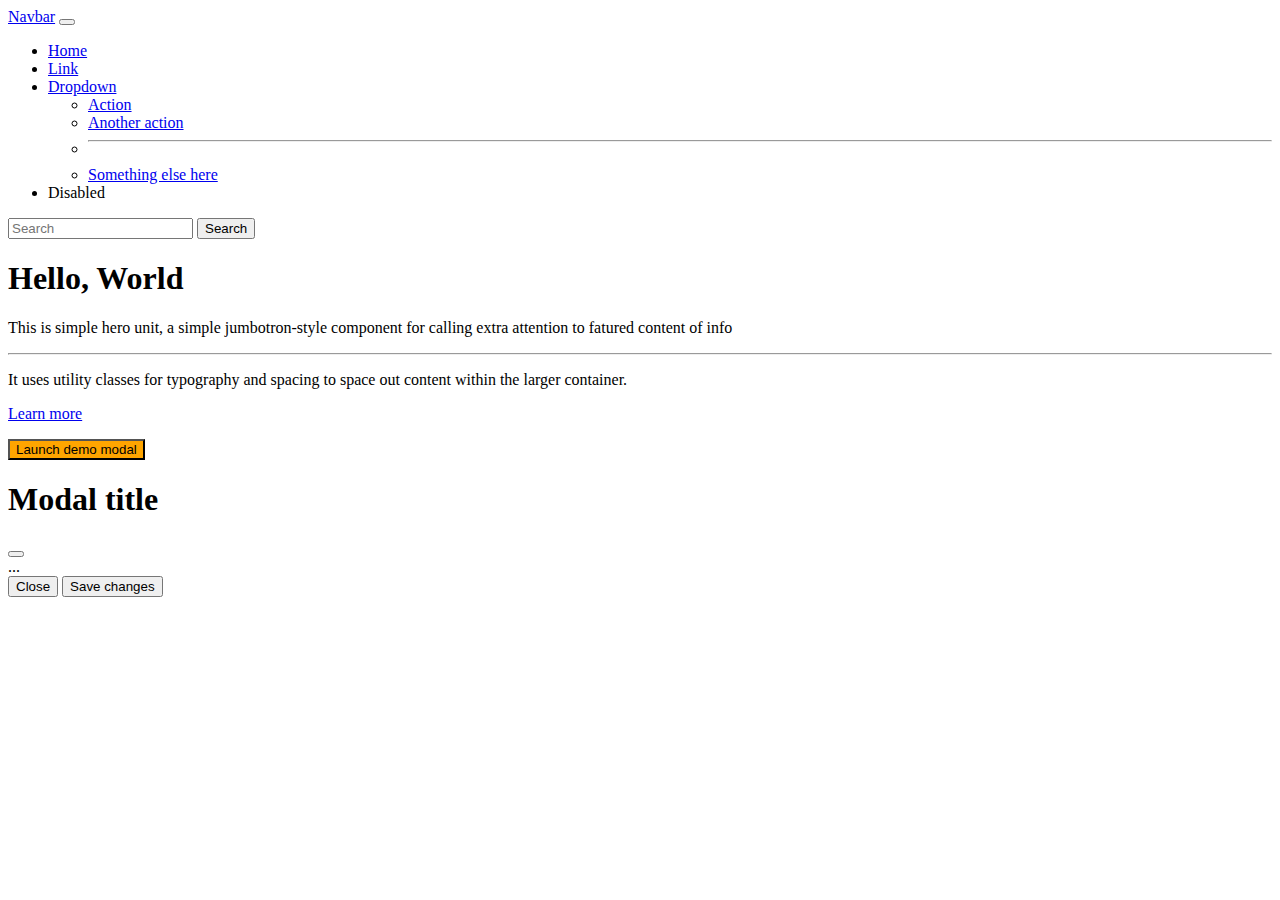
<file: Bootstrap_website_demo/index.html>
<!DOCTYPE html>
<html lang="en">
<head>
    <meta charset="UTF-8">
    <meta name="viewport" content="width=device-width, initial-scale=1.0">
    <title>Bootstrap</title>
    <link href="https://cdn.jsdelivr.net/npm/bootstrap@5.3.2/dist/css/bootstrap.min.css" rel="stylesheet" integrity="sha384-T3c6CoIi6uLrA9TneNEoa7RxnatzjcDSCmG1MXxSR1GAsXEV/Dwwykc2MPK8M2HN" crossorigin="anonymous">
    <link rel="stylesheet" href="style.css">
</head>
<body>
    
    <nav class="navbar navbar-expand-lg bg-body-tertiary">
        <div class="container-fluid">
          <a class="navbar-brand" href="#">Navbar</a>
          <button class="navbar-toggler" type="button" data-bs-toggle="collapse" data-bs-target="#navbarSupportedContent" aria-controls="navbarSupportedContent" aria-expanded="false" aria-label="Toggle navigation">
            <span class="navbar-toggler-icon"></span>
          </button>
          <div class="collapse navbar-collapse" id="navbarSupportedContent">
            <ul class="navbar-nav me-auto mb-2 mb-lg-0">
              <li class="nav-item">
                <a class="nav-link active" aria-current="page" href="#">Home</a>
              </li>
              <li class="nav-item">
                <a class="nav-link" href="#">Link</a>
              </li>
              <li class="nav-item dropdown">
                <a class="nav-link dropdown-toggle" href="#" role="button" data-bs-toggle="dropdown" aria-expanded="false">
                  Dropdown
                </a>
                <ul class="dropdown-menu">
                  <li><a class="dropdown-item" href="#">Action</a></li>
                  <li><a class="dropdown-item" href="#">Another action</a></li>
                  <li><hr class="dropdown-divider"></li>
                  <li><a class="dropdown-item" href="#">Something else here</a></li>
                </ul>
              </li>
              <li class="nav-item">
                <a class="nav-link disabled" aria-disabled="true">Disabled</a>
              </li>
            </ul>
            <form class="d-flex" role="search">
              <input class="form-control me-2" type="search" placeholder="Search" aria-label="Search">
              <button class="btn btn-outline-success" type="submit">Search</button>
            </form>
          </div>
        </div>
    </nav>

    <div class="p-5 mb-4 bg-light rounded-3">
        <h1 class="display-3">Hello, World</h1>
        <p class="lead">This is simple hero unit, a simple jumbotron-style component for calling extra attention to fatured content of info</p>
        <hr class="my-4">
        <p>It uses utility classes for typography and spacing to space out content within the larger container.</p>
        <p class="lead">
            <a class="btn btn-primary btn-lg" href="#" role="button">Learn more</a>
        </p>
    </div>

    <!-- Button trigger modal -->
    <button type="button" class="btn btn-danger"        data-bs-toggle="modal" data-bs-target="#exampleModal">
    Launch demo modal
    </button>
  
  <!-- Modal -->
  <div class="modal fade" id="exampleModal" tabindex="-1"   aria-labelledby="exampleModalLabel" aria-hidden="true">
    <div class="modal-dialog">
      <div class="modal-content">
        <div class="modal-header">
          <h1 class="modal-title fs-5" id="exampleModalLabel">Modal title</h1>
          <button type="button" class="btn-close" data-bs-dismiss="modal" aria-label="Close"></button>
        </div>
        <div class="modal-body">
          ...
        </div>
        <div class="modal-footer">
          <button type="button" class="btn btn-secondary" data-bs-dismiss="modal">Close</button>
          <button type="button" class="btn btn-primary">Save changes</button>
        </div>
      </div>
    </div>
  </div>
    
    <script src="https://cdn.jsdelivr.net/npm/bootstrap@5.3.2/dist/js/bootstrap.bundle.min.js" integrity="sha384-C6RzsynM9kWDrMNeT87bh95OGNyZPhcTNXj1NW7RuBCsyN/o0jlpcV8Qyq46cDfL" crossorigin="anonymous"></script>
</body>
</html>
</file>
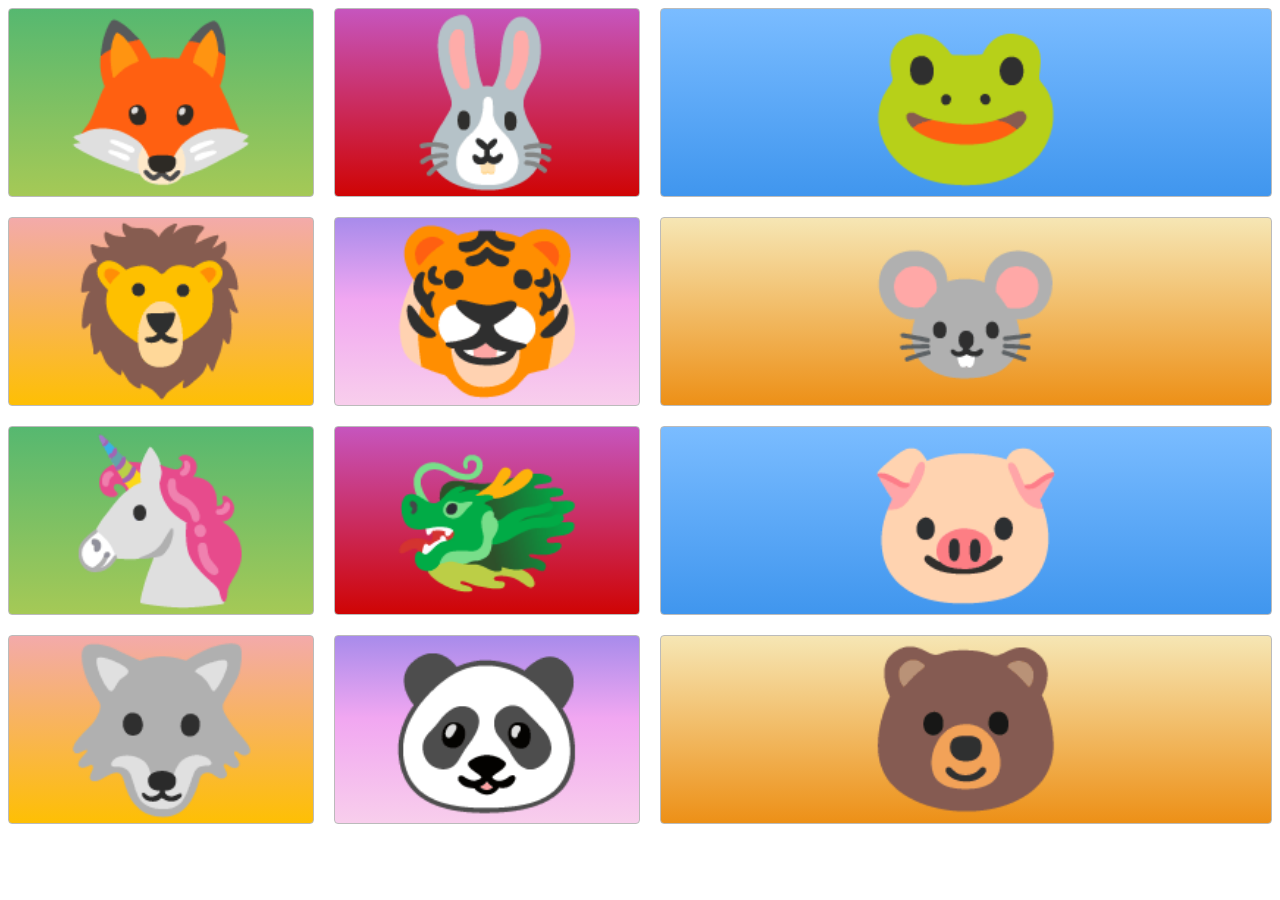
<file: CSS_Grid_Layout/index.html>
<!DOCTYPE html>
<html lang="en">
<head>
  <meta charset="UTF-8">
  <meta name="viewport" content="width=device-width, initial-scale=1.0">
  <title>Grid Master</title>
  <link rel="stylesheet" href="style.css">
</head>
<body>
  <div class="container">
    <div class="zone green">🦊</div>
    <div class="zone red">🐰</div>
    <div class="zone blue">🐸</div>
    <div class="zone yellow">🦁</div>
    <div class="zone purple">🐯</div>
    <div class="zone brown">🐭</div>
    <div class="zone green">🦄</div>
    <div class="zone red">🐲</div>
    <div class="zone blue">🐷</div>
    <div class="zone yellow">🐺</div>
    <div class="zone purple">🐼</div>
    <div class="zone brown">🐻</div>
  </div>
</body>
</html>
</file>
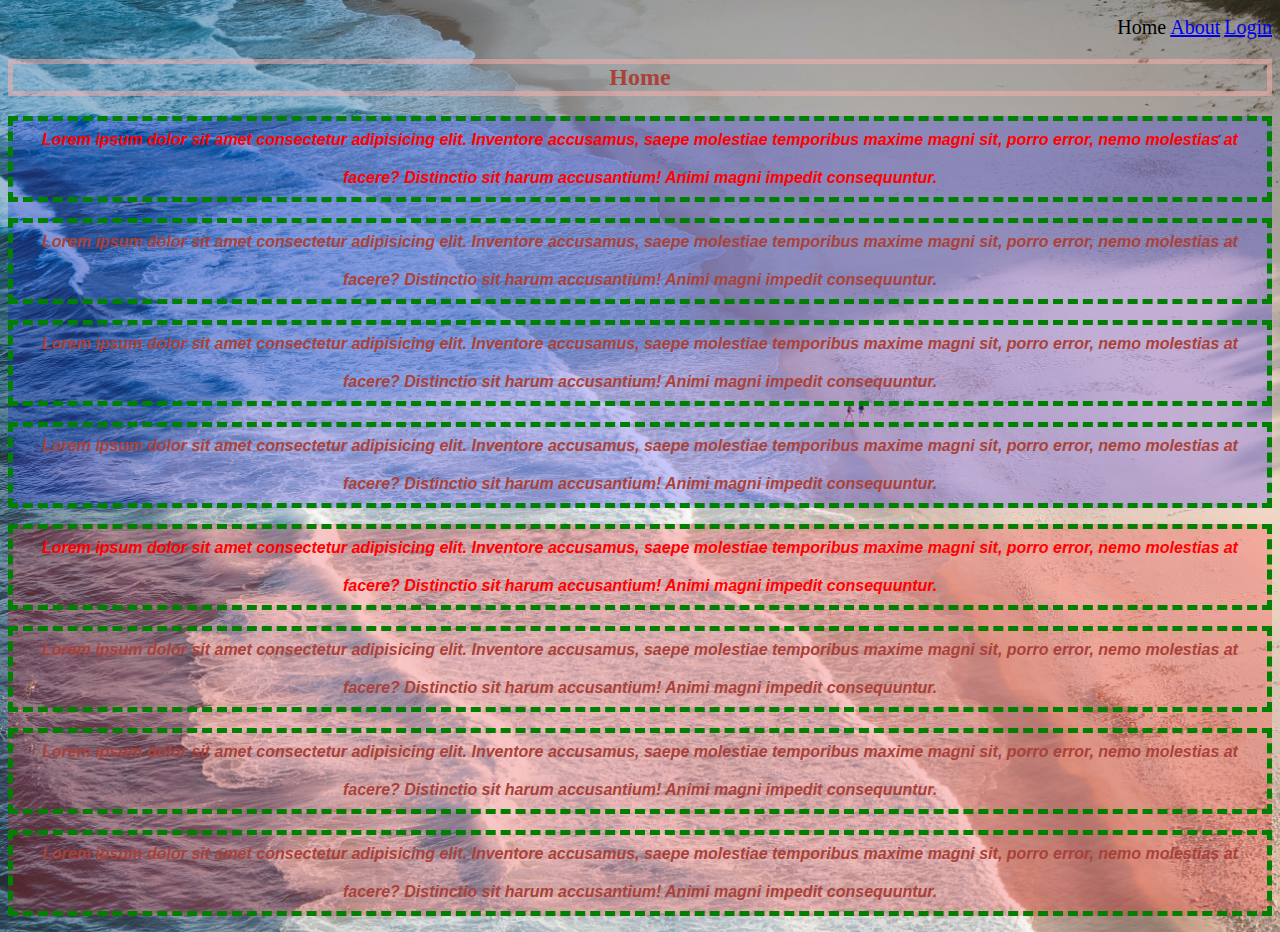
<file: First_CSS_Website/index.html>
<!DOCTYPE html>
<html lang="en">
<head>
    <meta charset="UTF-8">
    <meta name="viewport" content="width=device-width, initial-scale=1.0">
    <title>CSS</title>
    <link rel="stylesheet" href="style.css">

</head>
<body>
    <header>
        <nav>
            <ul>
                <li>Home</li>
                <li><a href="about.html">About</a></li>
                <li><a href="login.html">Login</a></li>
            </ul>
        </nav>
    </header>
    <section>
        <h2>Home</h2>
        <div id="div1">
        <p class="webtext active">Lorem ipsum dolor sit amet consectetur adipisicing elit. Inventore accusamus, saepe molestiae temporibus maxime magni sit, porro error, nemo molestias at facere? Distinctio sit harum accusantium! Animi magni impedit consequuntur.</p>
        <p class="webtext">Lorem ipsum dolor sit amet consectetur adipisicing elit. Inventore accusamus, saepe molestiae temporibus maxime magni sit, porro error, nemo molestias at facere? Distinctio sit harum accusantium! Animi magni impedit consequuntur.</p>
        <p class="webtext">Lorem ipsum dolor sit amet consectetur adipisicing elit. Inventore accusamus, saepe molestiae temporibus maxime magni sit, porro error, nemo molestias at facere? Distinctio sit harum accusantium! Animi magni impedit consequuntur.</p>
        <p class="webtext">Lorem ipsum dolor sit amet consectetur adipisicing elit. Inventore accusamus, saepe molestiae temporibus maxime magni sit, porro error, nemo molestias at facere? Distinctio sit harum accusantium! Animi magni impedit consequuntur.</p>
    </div>
        <div id="div2">
        <p class="webtext active">Lorem ipsum dolor sit amet consectetur adipisicing elit. Inventore accusamus, saepe molestiae temporibus maxime magni sit, porro error, nemo molestias at facere? Distinctio sit harum accusantium! Animi magni impedit consequuntur.</p>
        <p class="webtext">Lorem ipsum dolor sit amet consectetur adipisicing elit. Inventore accusamus, saepe molestiae temporibus maxime magni sit, porro error, nemo molestias at facere? Distinctio sit harum accusantium! Animi magni impedit consequuntur.</p>
        <p class="webtext">Lorem ipsum dolor sit amet consectetur adipisicing elit. Inventore accusamus, saepe molestiae temporibus maxime magni sit, porro error, nemo molestias at facere? Distinctio sit harum accusantium! Animi magni impedit consequuntur.</p>
        <p class="webtext">Lorem ipsum dolor sit amet consectetur adipisicing elit. Inventore accusamus, saepe molestiae temporibus maxime magni sit, porro error, nemo molestias at facere? Distinctio sit harum accusantium! Animi magni impedit consequuntur.</p>
    </div>
    </section>
</body>
</html>
</file>
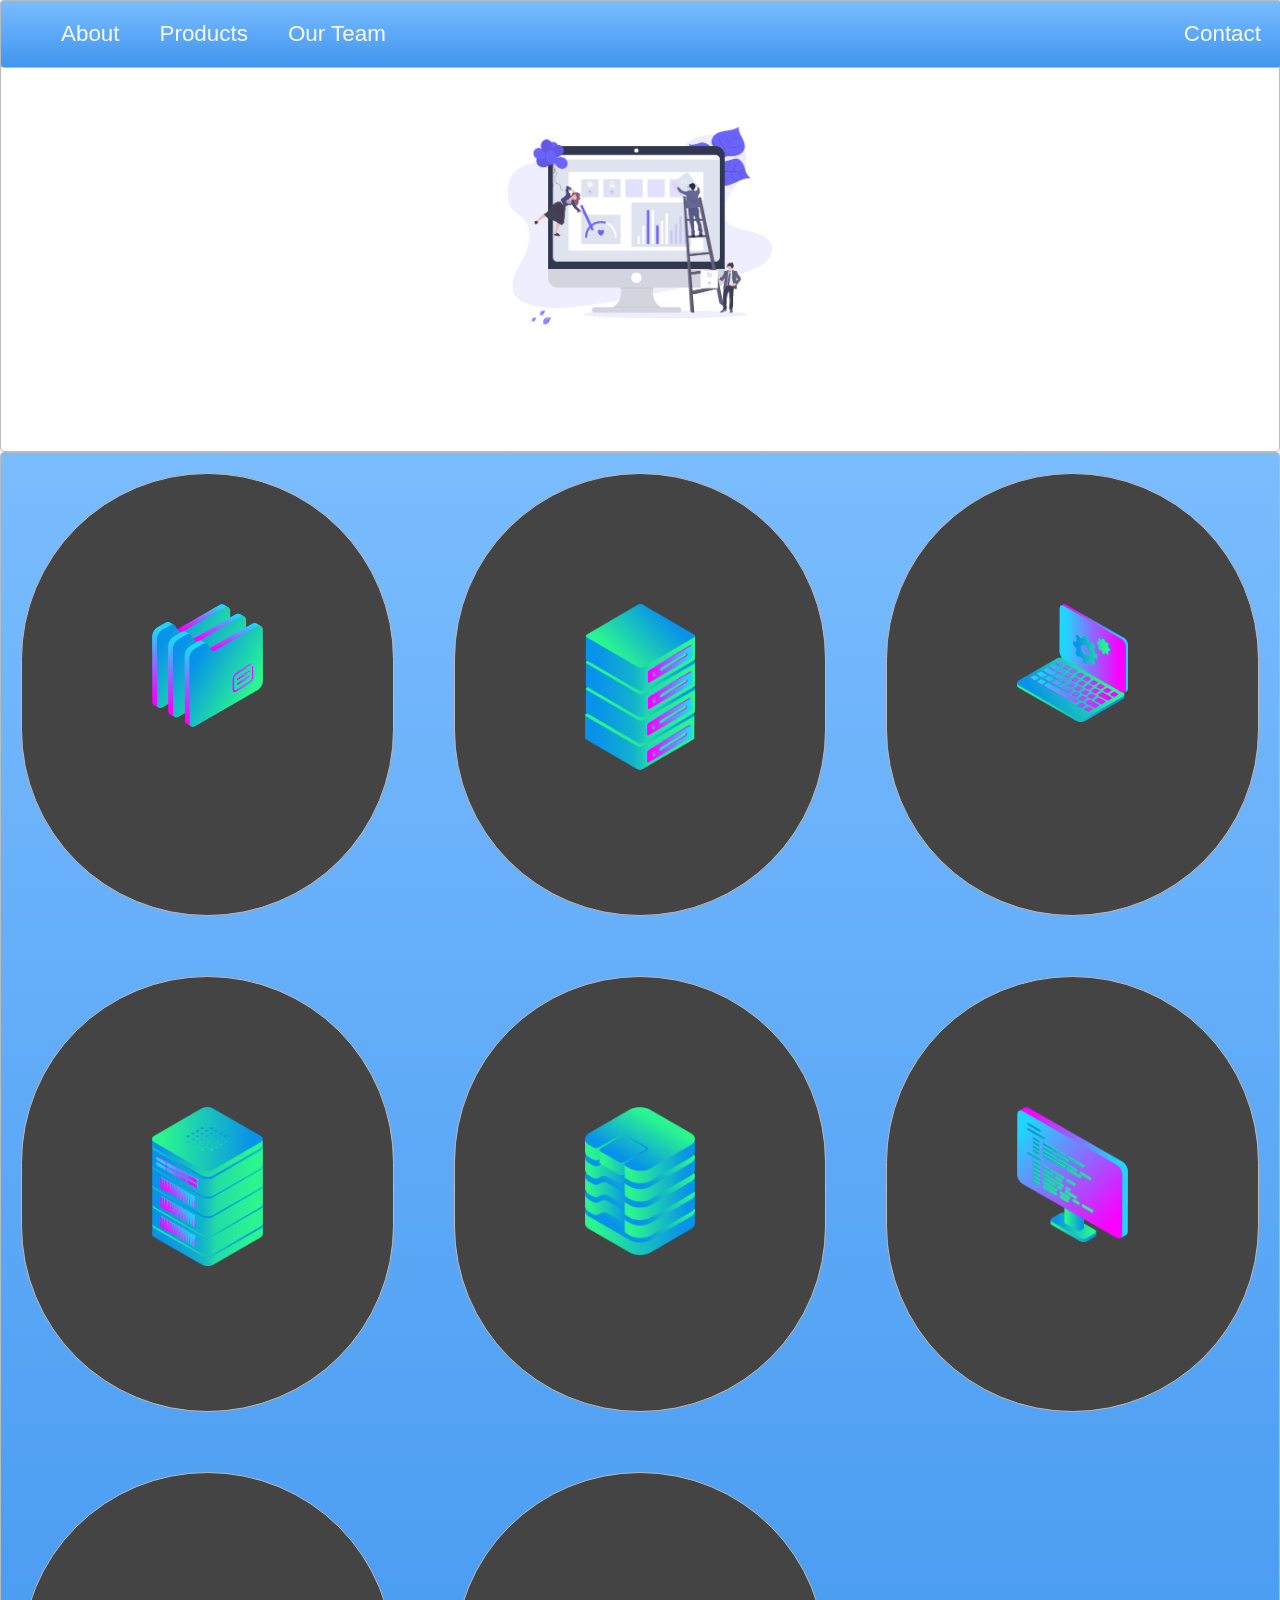
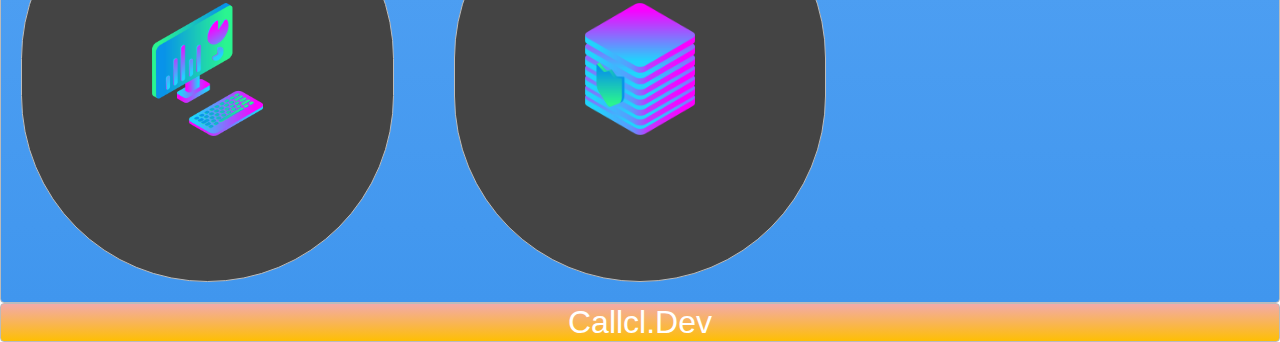
<file: Layout_master/index.html>
<!DOCTYPE html>
<html lang="en">
<head>
  <meta charset="UTF-8">
  <meta name="viewport" content="width=device-width, initial-scale=1.0">
  <title>Layout Master</title>
  <link rel="stylesheet" href="style.css">
</head>
<body>
    <nav class="zone blue sticky">
      <ul class="main-nav">
        <li><a href="#">About</a></li>
        <li><a href="#">Products</a></li>
        <li><a href="#">Our Team</a></li>
        <li class="push"><a href="#">Contact</a></li>
      </ul>
    </nav>
    <div class="container zone"><img class="cover" src="img/undraw.png" alt=""></div>
    <div class="zone blue grid-wrapper">
      <div class="box zone"><img src="img/files_2.png" alt=""></div>
      <div class="box zone"><img src="img/server_2_2.png" alt=""></div>
      <div class="box zone"><img src="img/monitor_settings_2.png" alt=""></div>
      <div class="box zone"><img src="img/server_3.png" alt=""></div>
      <div class="box zone"><img src="img/data_storage_2_2.png" alt=""></div>
      <div class="box zone"><img src="img/monitor_coding_2.png" alt=""></div>
      <div class="box zone"><img src="img/desktop_analytics_2.png" alt=""></div>
      <div class="box zone"><img src="img/server_safe_2.png" alt=""></div>
    </div>
    <footer class="zone yellow">Callcl.Dev</footer>
</body>
</html>
</file>
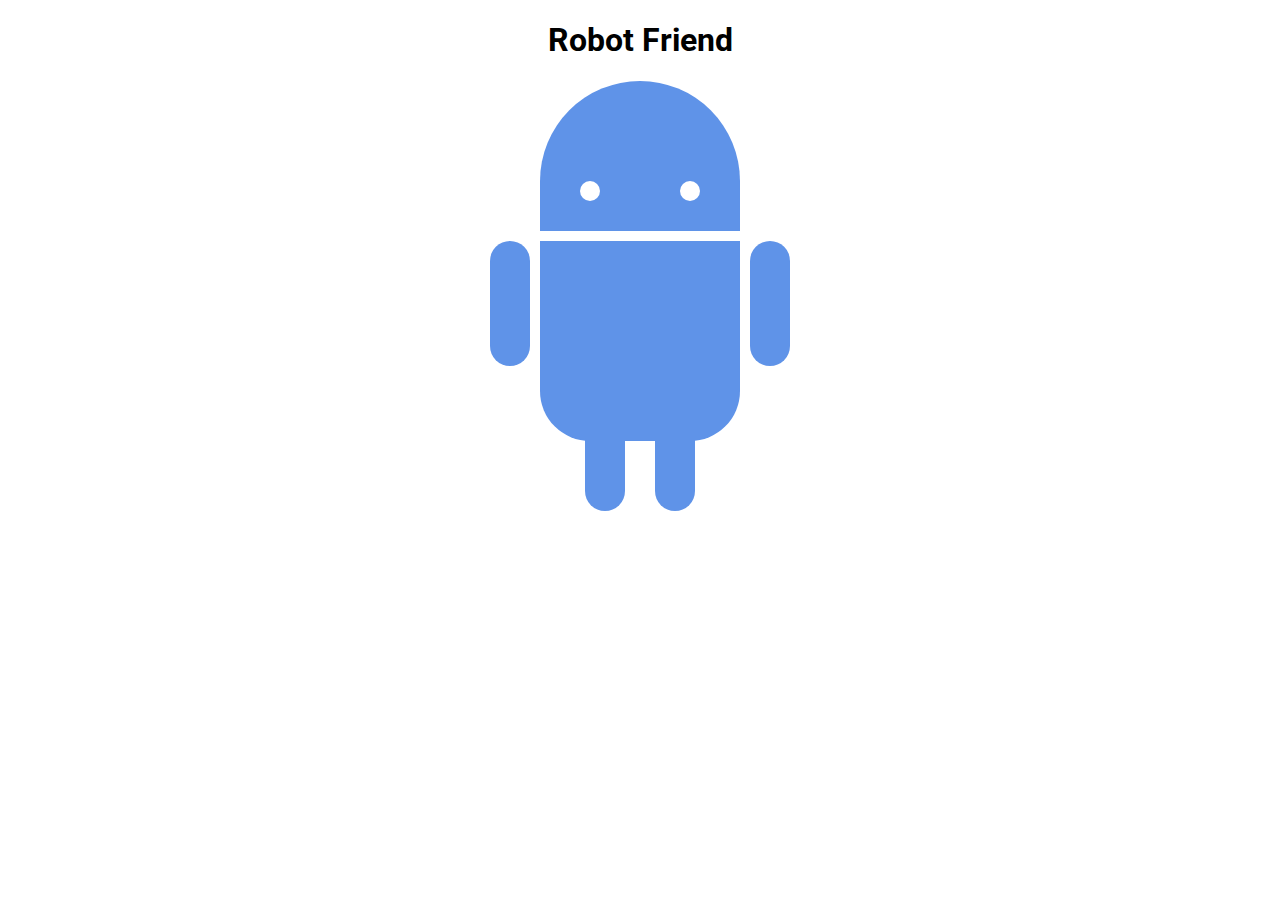
<file: Robot_animation/index.html>
<!DOCTYPE html>
<html>
<head>
	<title>RoboPage</title>
	<link rel="stylesheet" type="text/css" href="style.css">
	<link href="https://fonts.googleapis.com/css?family=Roboto" rel="stylesheet">
</head>
<body>
	<h1>Robot Friend</h1>
	<div class="robots">
		<div class="android"> 
			<div class="head"> 
				<div class="eyes"> 
					<div class="left_eye"></div> 
					<div class="right_eye"></div>
				</div> 
			</div> 
			<div class="upper_body"> 
				<div class="left_arm"></div> 
				<div class="torso"></div> 
				<div class="right_arm"></div> 
			</div> 
			<div class="lower_body"> 
				<div class="left_leg"></div> 
				<div class="right_leg"></div> 
			</div> 
		</div>
	</div>
</body>
</html>
</file>
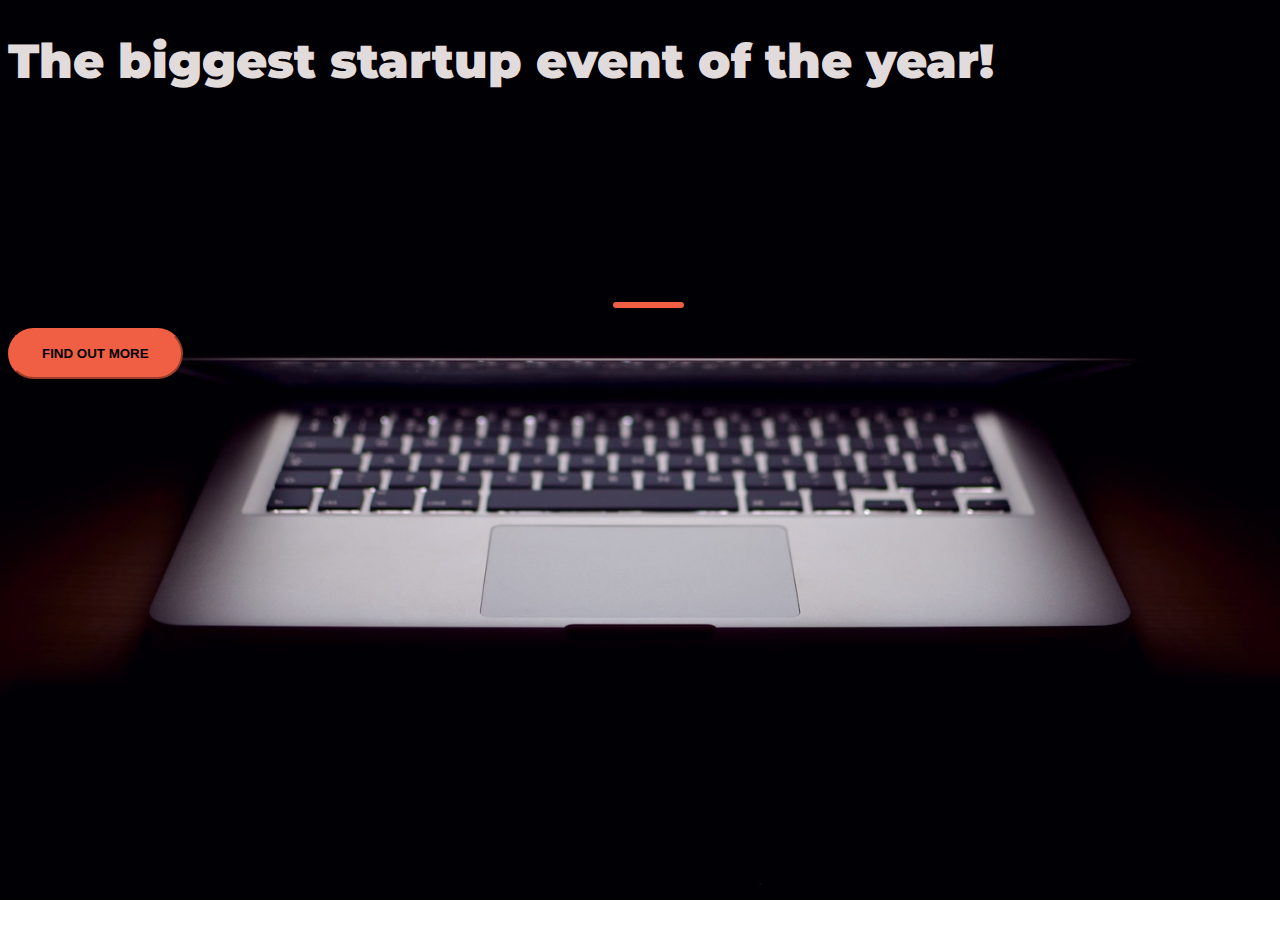
<file: start_up_landing_page/index.html>
<!DOCTYPE html>
<html lang="en">
<head>
    <meta charset="UTF-8">
    <meta name="viewport" content="width=device-width, initial-scale=1.0">
    <title>Startup</title>
    <link href="https://fonts.googleapis.com/css?family=Montserrat" rel="stylesheet">
    <link href="https://cdn.jsdelivr.net/npm/bootstrap@5.3.2/dist/css/bootstrap.min.css" rel="stylesheet" integrity="sha384-T3c6CoIi6uLrA9TneNEoa7RxnatzjcDSCmG1MXxSR1GAsXEV/Dwwykc2MPK8M2HN" crossorigin="anonymous">
    <link rel="stylesheet" href="style.css">
<body>
    <div class="container d-flex align-items-center h-100">
        <div class="row">
            <header class="text-center col-12">
                <h1 class="text-uppercase" ><strong>The biggest startup event of the year!<strong><h1>
            </header>
            <div class="buffer col-12"></div>
            <section class="text-center col-12">  
                <hr>
                <button class="btn btn-primary btn-xl" >Find out more</button>
            </section>
        </div>
    </div> 
    <script src="https://cdn.jsdelivr.net/npm/bootstrap@5.3.2/dist/js/bootstrap.bundle.min.js" integrity="sha384-C6RzsynM9kWDrMNeT87bh95OGNyZPhcTNXj1NW7RuBCsyN/o0jlpcV8Qyq46cDfL" crossorigin="anonymous"></script>
</body>
</html>
</file>
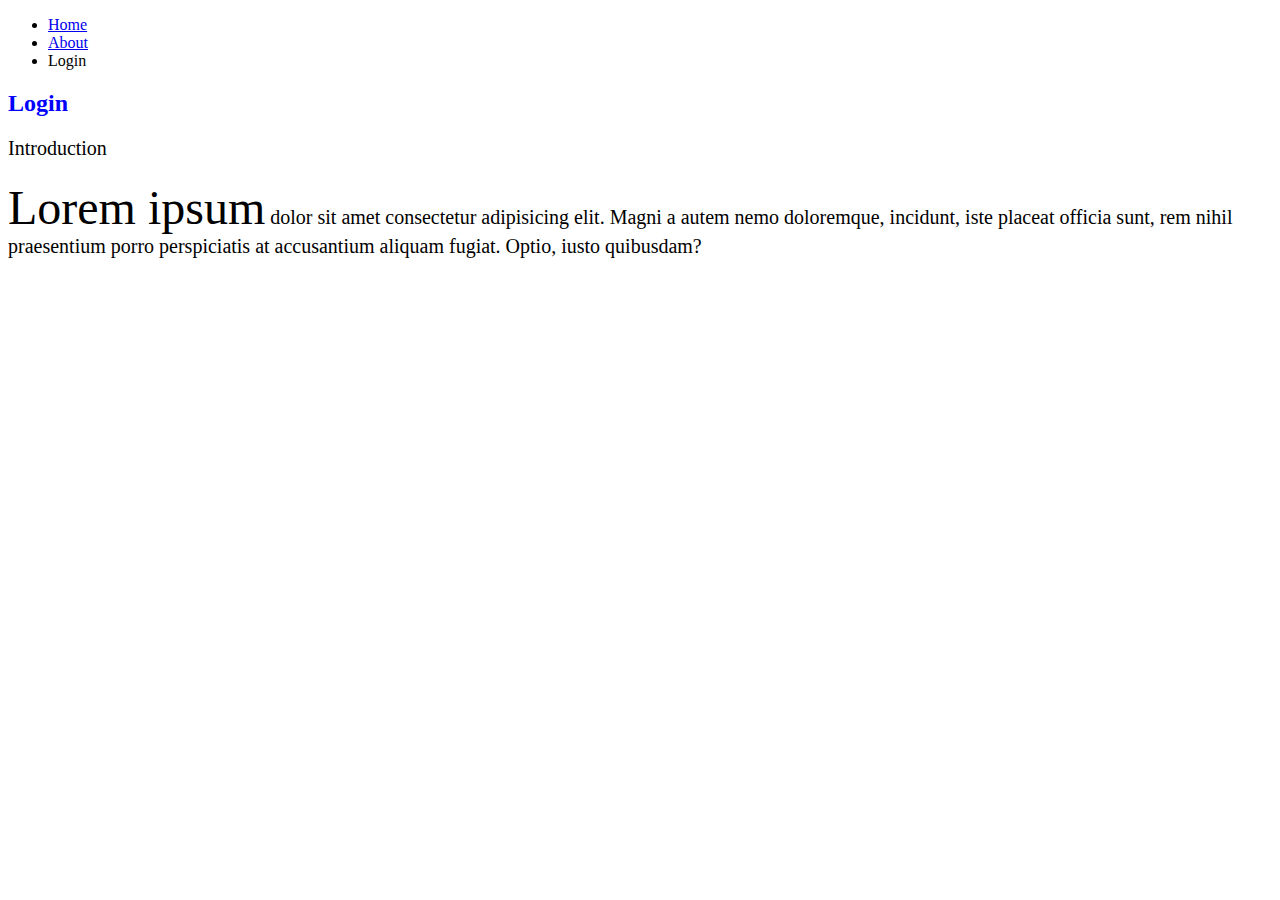
<file: First_CSS_Website/login.html>
<!DOCTYPE html>
<html lang="en">
<head>
    <meta charset="UTF-8">
    <meta name="viewport" content="width=device-width, initial-scale=1.0">
    <title>CSS</title>
    <link rel="stylesheet" href="style2.css">
</head>
<body>
    <header>
        <nav>
          <ul>
            <li><a href="index.html">Home</a></li>
            <li><a href="about.html">About</a></li>
            <li>Login</li>
          </ul>
        </nav>
      </header>
      <section>
        <h2>Login</h2>
        <!-- <div class="boxmodel">
          A
        </div>
        <div class="boxmodel">
          B
        </div>
        <div class="boxmodel">
          C
        </div> -->
        <p>Introduction</p>
        <p><span>Lorem ipsum</span> dolor sit amet consectetur adipisicing elit. Magni a autem nemo doloremque, incidunt, iste placeat officia sunt, rem nihil praesentium porro perspiciatis at accusantium aliquam fugiat. Optio, iusto quibusdam?</p>
      </section>
</body>
</html>
</file>
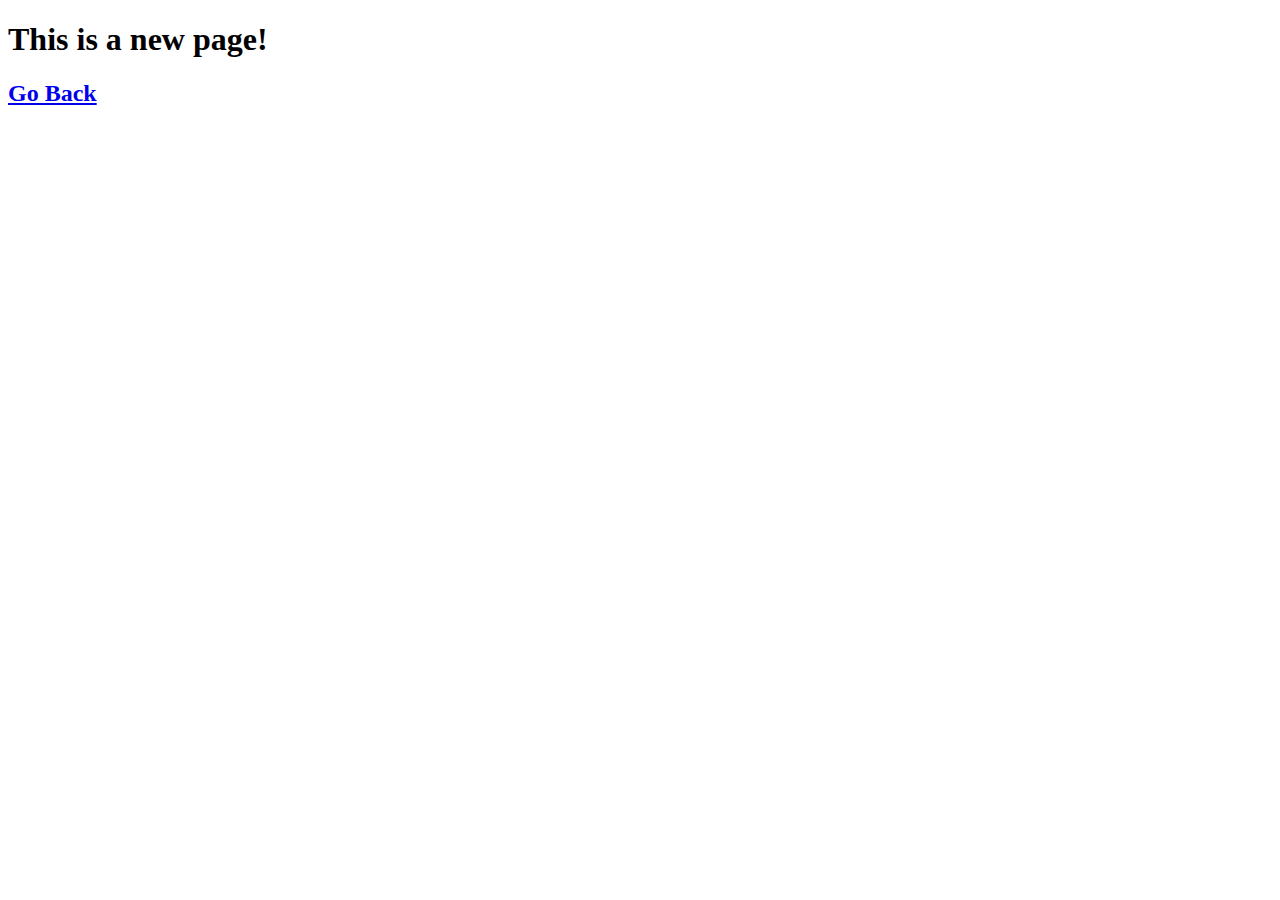
<file: HTML_website/newpage.html>
<!DOCTYPE html>
<html lang="en">
<head>
    <meta charset="UTF-8">
    <meta name="viewport" content="width=device-width, initial-scale=1.0">
    <title>New Page</title>
</head>
<body>
    <h1>This is a new page!</h1>
    <a href="index.html">
        <h2>Go Back</h2>
    </a>
</body>
</html>
</file>
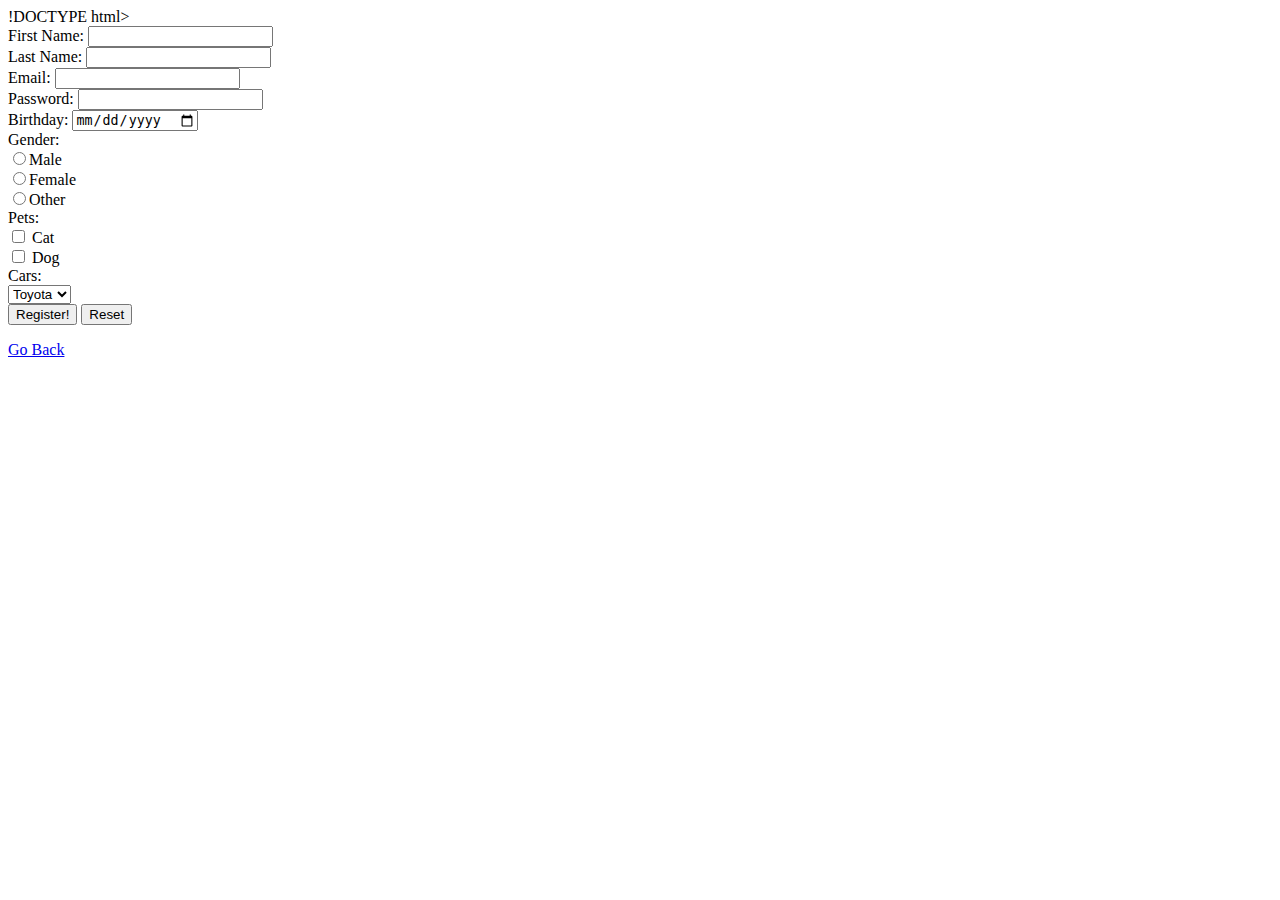
<file: HTML_website/register.html>
!DOCTYPE html>
<html lang="en">
<head>
    <meta charset="UTF-8">
    <meta name="viewport" content="width=device-width, initial-scale=1.0">
    <title>Register</title>
</head>
<body>
    <!-- Use get not post -->
    <form method="post" action=" ">
        First Name: <input type="text" name="firstname" id=""><br>
        Last Name: <input type="text" name="lastname" id=""><br>
        Email: <input type="email" name="email" id="" required><br>
        Password: <input type="password" min="5" name="password" id=""><br>
        Birthday: <input type="date" name="birthday" id=""><br>
        Gender: <br>
        <input type="radio" name="gender" value="male">Male<br>
        <input type="radio" name="gender" value="female">Female<br>
        <input type="radio" name="gender" value="other">Other<br>
        Pets: <br>
        <input name="cat" type="checkbox"> Cat<br>
        <input name="dog" type="checkbox"> Dog<br>
        Cars: <br>
        <select name="car">
            <option value="toyota">Toyota</option>
            <option value="nissan">Nissan</option>
        </select><br>
        <input type="submit" value="Register!" name="" id="">
        <input type="reset" name="" id="">
    </form>
    <a href="index.html">Go Back</a>
</body>
</html>
</file>
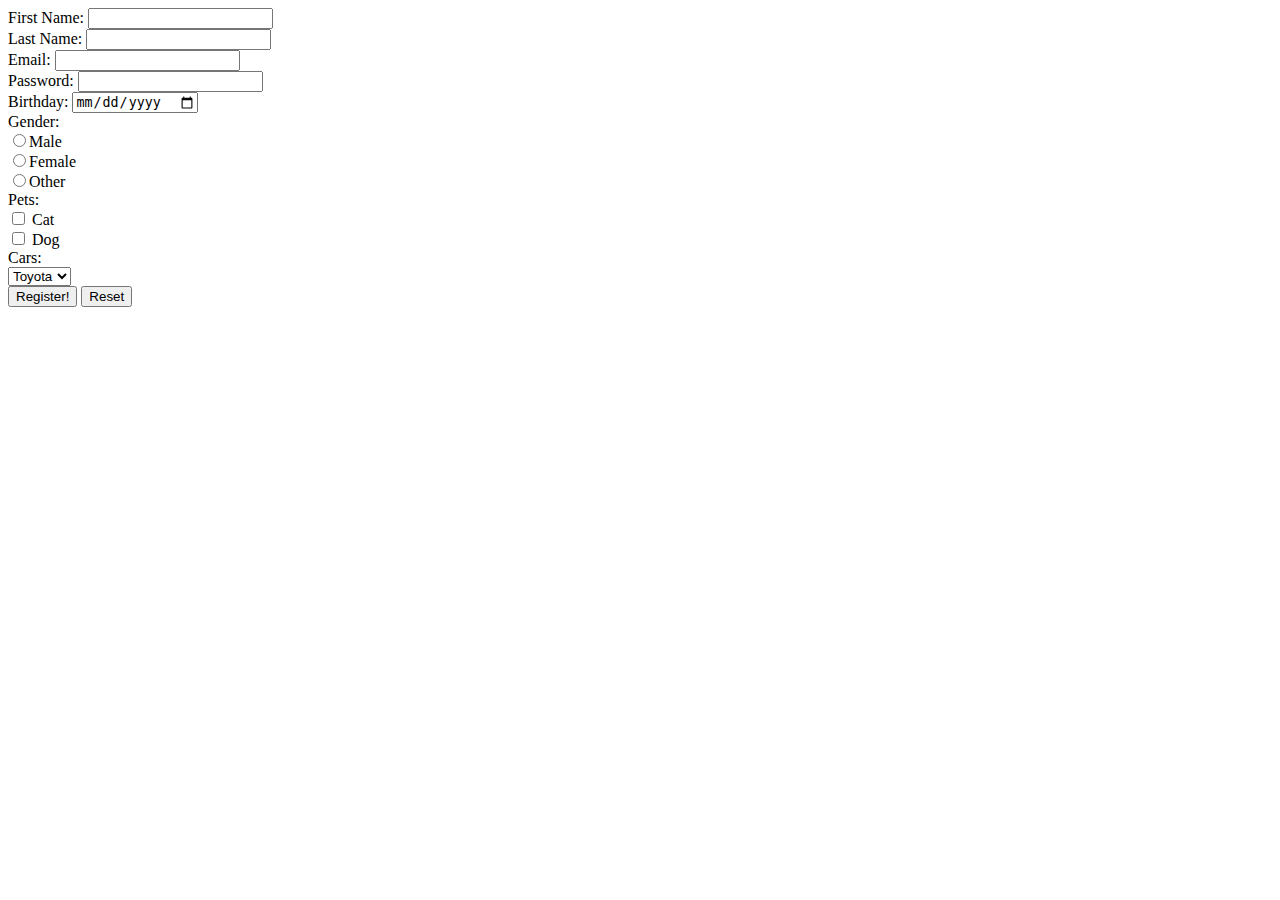
<file: Register_Form/register.html>
<!DOCTYPE html>
<html lang="en">
<head>
    <meta charset="UTF-8">
    <meta name="viewport" content="width=device-width, initial-scale=1.0">
    <title>Register</title>
</head>
<body>
    <!-- Use get not post -->
    <form method="post" action=" ">
        First Name: <input type="text" name="firstname" id=""><br>
        Last Name: <input type="text" name="lastname" id=""><br>
        Email: <input type="email" name="email" id="" required><br>
        Password: <input type="password" min="5" name="password" id=""><br>
        Birthday: <input type="date" name="birthday" id=""><br>
        Gender: <br>
        <input type="radio" name="gender" value="male">Male<br>
        <input type="radio" name="gender" value="female">Female<br>
        <input type="radio" name="gender" value="other">Other<br>
        Pets: <br>
        <input name="cat" type="checkbox"> Cat<br>
        <input name="dog" type="checkbox"> Dog<br>
        Cars: <br>
        <select name="car">
            <option value="toyota">Toyota</option>
            <option value="nissan">Nissan</option>
        </select><br>
        <input type="submit" value="Register!" name="" id="">
        <input type="reset" name="" id="">
    </form>
</body>
</html>
</file>
<file: Bootstrap_website_demo/style.css>
.btn-danger {
    background-color: orange;
}

.btn-danger:hover {
    background-color: black;
}
</file>
<file: CSS_Grid_Layout/style.css>
.container {
    display: grid;
    grid-gap: 20px;
    grid-template-columns: 1fr 1fr 2fr;
}

.zone {
    cursor:pointer;
    display:inline-block;
    text-align: center;
    font-size:10em;
    border-radius:4px;
    border:1px solid #bbb;
    transition: all 0.3s linear;
}

.zone:hover {
    -webkit-box-shadow:rgba(0,0,0,0.8) 0px 5px 15px, inset rgba(0,0,0,0.15) 0px -10px 20px;
    -moz-box-shadow:rgba(0,0,0,0.8) 0px 5px 15px, inset rgba(0,0,0,0.15) 0px -10px 20px;
    -o-box-shadow:rgba(0,0,0,0.8) 0px 5px 15px, inset rgba(0,0,0,0.15) 0px -10px 20px;
    box-shadow:rgba(0,0,0,0.8) 0px 5px 15px, inset rgba(0,0,0,0.15) 0px -10px 20px;
}



.green{
    background: #56B870; /* Old browsers */
    background: -moz-linear-gradient(top, #56B870 0%, #a5c956 100%); /* FF3.6+ */
    background: -webkit-gradient(linear, left top, left bottom, color-stop(0%,#56B870), color-stop(100%,#a5c956)); /* Chrome,Safari4+ */
    background: -webkit-linear-gradient(top, #56B870 0%,#a5c956 100%); /* Chrome10+,Safari5.1+ */
    background: -o-linear-gradient(top, #56B870 0%,#a5c956 100%); /* Opera 11.10+ */
    background: -ms-linear-gradient(top, #56B870 0%,#a5c956 100%); /* IE10+ */
    background: linear-gradient(top, #56B870 0%,#a5c956 100%); /* W3C */
}


.red{
    background: #C655BE; /* Old browsers */
    background: -moz-linear-gradient(top, #C655BE 0%, #cf0404 100%); /* FF3.6+ */
    background: -webkit-gradient(linear, left top, left bottom, color-stop(0%,#C655BE), color-stop(100%,#cf0404)); /* Chrome,Safari4+ */
    background: -webkit-linear-gradient(top, #C655BE 0%,#cf0404 100%); /* Chrome10+,Safari5.1+ */
    background: -o-linear-gradient(top, #C655BE 0%,#cf0404 100%); /* Opera 11.10+ */
    background: -ms-linear-gradient(top, #C655BE 0%,#cf0404 100%); /* IE10+ */
    background: linear-gradient(top, #C655BE 0%,#cf0404 100%); /* W3C */
}


.yellow{
    background: #F3AAAA; /* Old browsers */
    background: -moz-linear-gradient(top, #F3AAAA 0%, #febf04 100%); /* FF3.6+ */
    background: -webkit-gradient(linear, left top, left bottom, color-stop(0%,#F3AAAA), color-stop(100%,#febf04)); /* Chrome,Safari4+ */
    background: -webkit-linear-gradient(top, #F3AAAA 0%,#febf04 100%); /* Chrome10+,Safari5.1+ */
    background: -o-linear-gradient(top, #F3AAAA 0%,#febf04 100%); /* Opera 11.10+ */
    background: -ms-linear-gradient(top, #F3AAAA 0%,#febf04 100%); /* IE10+ */
    background: linear-gradient(top, #F3AAAA 0%,#febf04 100%); /* W3C */
}


.blue{
    background: #7abcff; /* Old browsers */
    background: -moz-linear-gradient(top, #7abcff 0%, #60abf8 44%, #4096ee 100%); /* FF3.6+ */
    background: -webkit-gradient(linear, left top, left bottom, color-stop(0%,#7abcff), color-stop(44%,#60abf8), color-stop(100%,#4096ee)); /* Chrome,Safari4+ */
    background: -webkit-linear-gradient(top, #7abcff 0%,#60abf8 44%,#4096ee 100%); /* Chrome10+,Safari5.1+ */
    background: -o-linear-gradient(top, #7abcff 0%,#60abf8 44%,#4096ee 100%); /* Opera 11.10+ */
    background: -ms-linear-gradient(top, #7abcff 0%,#60abf8 44%,#4096ee 100%); /* IE10+ */
    background: linear-gradient(top, #7abcff 0%,#60abf8 44%,#4096ee 100%); /* W3C */
}


.purple {
    background: #A88BEB; /* Old browsers */
    background: -moz-linear-gradient(top, #A88BEB 0%, #F1A7F1 44%, #F8CEEC 100%); /* FF3.6+ */
    background: -webkit-gradient(linear, left top, left bottom, color-stop(0%,#A88BEB), color-stop(44%,#F1A7F1), color-stop(100%,#F8CEEC)); /* Chrome,Safari4+ */
    background: -webkit-linear-gradient(top, #A88BEB 0%,#F1A7F1 44%,#F8CEEC 100%); /* Chrome10+,Safari5.1+ */
    background: -o-linear-gradient(top, #A88BEB 0%,#F1A7F1 44%,#F8CEEC 100%); /* Opera 11.10+ */
    background: -ms-linear-gradient(top, #A88BEB 0%,#F1A7F1 44%,#F8CEEC 100%); /* IE10+ */
    background: linear-gradient(top, #A88BEB 0%,#F1A7F1 44%,#F8CEEC 100%); /* W3C */
}


.brown {
    background: #f6e6b4; /* Old browsers */
    background: -moz-linear-gradient(top, #f6e6b4 0%, #ed9017 100%); /* FF3.6+ */
    background: -webkit-gradient(linear, left top, left bottom, color-stop(0%,#f6e6b4), color-stop(100%,#ed9017)); /* Chrome,Safari4+ */
    background: -webkit-linear-gradient(top, #f6e6b4 0%,#ed9017 100%); /* Chrome10+,Safari5.1+ */
    background: -o-linear-gradient(top, #f6e6b4 0%,#ed9017 100%); /* Opera 11.10+ */
    background: -ms-linear-gradient(top, #f6e6b4 0%,#ed9017 100%); /* IE10+ */
    background: linear-gradient(top, #f6e6b4 0%,#ed9017 100%); /* W3C */
    filter: progid:DXImageTransform.Microsoft.gradient( startColorstr='#f6e6b4', endColorstr='#ed9017',GradientType=0 ); /* IE6-9 */
}
</file>
<file: First_CSS_Website/style.css>
* {
    text-align: right;
}

body {
 background-image: url(images/background.jpg);
 background-size: cover;
}

h2, p {
    color: #AA4139;
    text-align: center;
    border: 5px solid rgba(255, 176, 170, 0.5);
    cursor: pointer;
}

p {
    line-height: 38px;
    font-style: italic;
    font-weight: bold;
    font-size: 100%;
    font-family: 'Poiret One', sans-serif;
}

img {
    float: right;
}

footer {
    clear: both;
    text-align: center;
}

li {
    list-style: none;
    display: inline-block;
    font-size: 20px;
}

.webtext {
    border: 5px dashed green;
}

.active {
    color: red;
}

#div1 {
    background: rgba(0, 0, 255, 0.2);
}

#div2 {
    background: rgba(255, 0, 0, 0.2);;
}
</file>
<file: Layout_master/style.css>
body{
    margin: auto 0;
    font-family: Arial, Helvetica, sans-serif;
}

.zone {
    cursor:pointer;
    /* display:grid; */
    color:#FFF;
    font-size:2em;
    border-radius:4px;
    border:1px solid #bbb;
    transition: all 0.3s linear;
}


.zone:hover {
    -webkit-box-shadow:rgba(0,0,0,0.8) 0px 5px 15px, inset rgba(0,0,0,0.15) 0px -10px 20px;
    -moz-box-shadow:rgba(0,0,0,0.8) 0px 5px 15px, inset rgba(0,0,0,0.15) 0px -10px 20px;
    -o-box-shadow:rgba(0,0,0,0.8) 0px 5px 15px, inset rgba(0,0,0,0.15) 0px -10px 20px;
    box-shadow:rgba(0,0,0,0.8) 0px 5px 15px, inset rgba(0,0,0,0.15) 0px -10px 20px;
}

.box:hover {
    -webkit-transform: rotate(-7deg);
    -moz-transform: rotate(-7deg);
    -o-transform: rotate(-7deg);
    box-transform: rotate(-7deg);
}

/* NAVBAR */
.sticky{
    position: fixed;
    top: 0;
    width: 100%;
    z-index: 1;
}

.main-nav{
    display: flex;
    list-style: none;
    font-size: 0.7em;
    margin: 0;
}

@media only screen and (max-width: 600px) {
    .main-nav {
        font-size: 0.5em;
        padding: 0;
    }
}

.push {
    margin-left: auto;
}

li {
    padding: 20px;
}

a {
    color: #f5f5f6;
    text-decoration: none;
}


/* COVER */

.container{
    display: flex;
    justify-content: center;
    align-items: center;
    height: 50vh;
}

.cover {
    width: 20rem;
}


/* PROJECTS/GRIDS */

.grid-wrapper {
    display: grid;
    grid-gap: 20px;
    grid-template-columns: repeat(auto-fill, minmax(350px, 1fr));
}

.box > img {
    width: 100%;
}

.box {
    background-color: #444;
    padding: 130px;
    margin: 20px;
    border-radius: 250px;
}

/* FOOTER */

footer {
    text-align: center;
}

/*https://paulund.co.uk/how-to-create-shiny-css-buttons*/
/***********************************************************************
 *  Green Background
 **********************************************************************/
.green{
    background: #56B870; /* Old browsers */
    background: -moz-linear-gradient(top, #56B870 0%, #a5c956 100%); /* FF3.6+ */
    background: -webkit-gradient(linear, left top, left bottom, color-stop(0%,#56B870), color-stop(100%,#a5c956)); /* Chrome,Safari4+ */
    background: -webkit-linear-gradient(top, #56B870 0%,#a5c956 100%); /* Chrome10+,Safari5.1+ */
    background: -o-linear-gradient(top, #56B870 0%,#a5c956 100%); /* Opera 11.10+ */
    background: -ms-linear-gradient(top, #56B870 0%,#a5c956 100%); /* IE10+ */
    background: linear-gradient(top, #56B870 0%,#a5c956 100%); /* W3C */
}

/***********************************************************************
 *  Red Background
 **********************************************************************/
.red{
    background: #C655BE; /* Old browsers */
    background: -moz-linear-gradient(top, #C655BE 0%, #cf0404 100%); /* FF3.6+ */
    background: -webkit-gradient(linear, left top, left bottom, color-stop(0%,#C655BE), color-stop(100%,#cf0404)); /* Chrome,Safari4+ */
    background: -webkit-linear-gradient(top, #C655BE 0%,#cf0404 100%); /* Chrome10+,Safari5.1+ */
    background: -o-linear-gradient(top, #C655BE 0%,#cf0404 100%); /* Opera 11.10+ */
    background: -ms-linear-gradient(top, #C655BE 0%,#cf0404 100%); /* IE10+ */
    background: linear-gradient(top, #C655BE 0%,#cf0404 100%); /* W3C */
}

/***********************************************************************
 *  Yellow Background
 **********************************************************************/
.yellow{
    background: #F3AAAA; /* Old browsers */
    background: -moz-linear-gradient(top, #F3AAAA 0%, #febf04 100%); /* FF3.6+ */
    background: -webkit-gradient(linear, left top, left bottom, color-stop(0%,#F3AAAA), color-stop(100%,#febf04)); /* Chrome,Safari4+ */
    background: -webkit-linear-gradient(top, #F3AAAA 0%,#febf04 100%); /* Chrome10+,Safari5.1+ */
    background: -o-linear-gradient(top, #F3AAAA 0%,#febf04 100%); /* Opera 11.10+ */
    background: -ms-linear-gradient(top, #F3AAAA 0%,#febf04 100%); /* IE10+ */
    background: linear-gradient(top, #F3AAAA 0%,#febf04 100%); /* W3C */
}

/***********************************************************************
 *  Blue Background
 **********************************************************************/
.blue{
    background: #7abcff; /* Old browsers */
    background: -moz-linear-gradient(top, #7abcff 0%, #60abf8 44%, #4096ee 100%); /* FF3.6+ */
    background: -webkit-gradient(linear, left top, left bottom, color-stop(0%,#7abcff), color-stop(44%,#60abf8), color-stop(100%,#4096ee)); /* Chrome,Safari4+ */
    background: -webkit-linear-gradient(top, #7abcff 0%,#60abf8 44%,#4096ee 100%); /* Chrome10+,Safari5.1+ */
    background: -o-linear-gradient(top, #7abcff 0%,#60abf8 44%,#4096ee 100%); /* Opera 11.10+ */
    background: -ms-linear-gradient(top, #7abcff 0%,#60abf8 44%,#4096ee 100%); /* IE10+ */
    background: linear-gradient(top, #7abcff 0%,#60abf8 44%,#4096ee 100%); /* W3C */
}
</file>
<file: Robot_animation/style.css>
h1 {
	text-align: center;
	font-family: 'Roboto', sans-serif;
}

.robots {
	flex-wrap: wrap;
	display: flex;
	justify-content: center;
}

.head, 
.left_arm, 
.torso, 
.right_arm, 
.left_leg, 
.right_leg {
	 background-color: #5f93e8;
}

.head { 
	width: 200px; 
	margin: 0 auto; 
	height: 150px; 
	border-radius: 200px 200px 0 0; 
	margin-bottom: 10px;
} 

.eyes {
	display: flex;
}

.head:hover {
	width: 300px;
    transition: 1s ease-in-out;
}

.upper_body { 
	width: 300px; 
	height: 150px;
	display: flex; 
	
} 

.left_arm, .right_arm { 
	width: 40px; 
	height: 125px;
	border-radius: 100px; 
} 

.left_arm { 
	margin-right: 10px; 
} 

.right_arm { 
	margin-left: 10px; 
} 

.torso { 
	width: 200px; 
	height: 200px;
	border-radius: 0 0 50px 50px; 
} 

.lower_body { 
	width: 200px; 
	height: 200px;
	/* This is another useful property. Hmm what do you think it does?*/
	margin: 0 auto;
	display: flex;
} 

.left_leg, .right_leg { 
	width: 40px; 
	height: 120px;
	border-radius: 0 0 100px 100px; 
} 

.left_leg { 
	margin-left: 45px; 
} 

.left_leg:hover {
	-webkit-transform: rotate(20deg);
    -moz-transform: rotate(20deg);
    -o-transform: rotate(20deg);
    -ms-transform: rotate(20deg);
    transform: rotate(20deg);
}

.right_leg { 
	margin-left: 30px;
	display: flex;
}

.left_eye, .right_eye { 
	width: 20px; 
	height: 20px; 
	border-radius: 15px; 
	background-color: white;  
} 

.left_eye { 
	/* These properties are new and you haven't encountered
	in this course. Check out CSS Tricks to see what it does! */
	position: relative; 
	top: 100px; 
	left: 40px; 
} 

.right_eye { 
	position: relative; 
	top: 100px; 
	left: 120px; 
}
</file>
<file: start_up_landing_page/style.css>
body,
html {
  width: 100%;
  height: 100%;
  font-family: 'Montserrat', sans-serif;
  background: url(images/header.jpg) no-repeat center center fixed; 
  -webkit-background-size: cover;
  -moz-background-size: cover;
  -o-background-size: cover;
  background-size: cover;
}

h1 {
    font-size: 3rem;
    color: #e2dbdb;
}

hr {
    margin: 20px auto;
    color: #F05F44;
    border: 3px solid #F05F44;
    max-width: 65px;
    opacity: 1;  
    border-radius: 300px;
}

.btn {
    font-weight: 700;
    border-radius: 300px;
    text-transform: uppercase;
}

.btn-primary {
    background-color: #F05F44;
    border-color: #F05F44;
}

.btn-primary:hover {
    background-color: #ee4b08;
    border-color: #ee4b08;
    border-width: 4px;
}

.btn-xl {
    padding: 1rem 2rem;
}

.buffer {
    height: 10rem;
}
</file>
<file: First_CSS_Website/style2.css>
h2 {
    color: blue;
}

/* .boxmodel {
    border: 5px solid red;
    display: inline-block;
    padding: 5px 20px;
    margin: 0px 20px;
    width: 33px;
    height: 55px;
    
} */

p {
    font-size: 20px;
}

span {
    font-size: 3rem;
}
</file>
